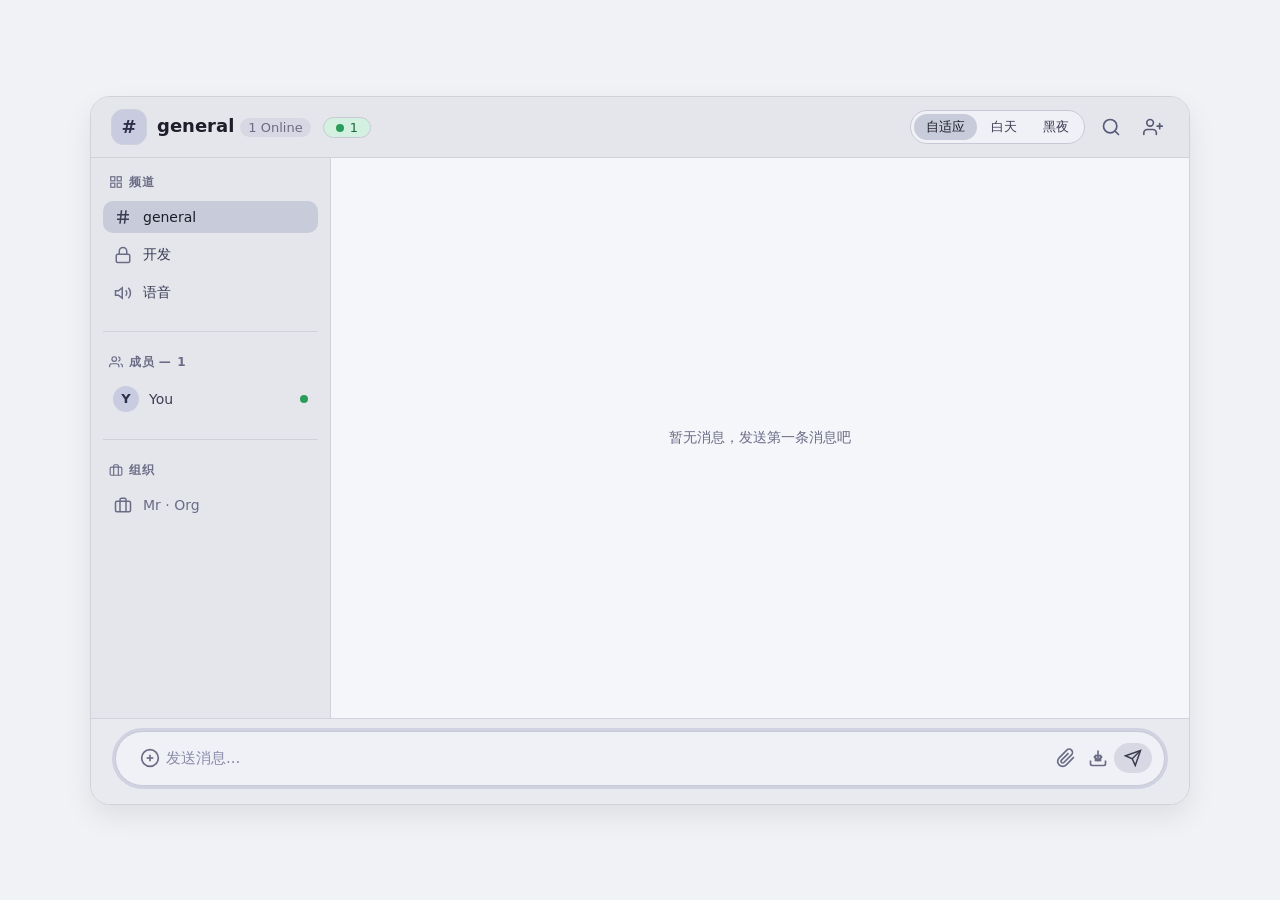
<file: index.html>
<!DOCTYPE html>
<html lang="zh-CN">
<head>
    <meta charset="UTF-8">
    <meta name="viewport" content="width=device-width, initial-scale=1.0">
    <title>SOV chat</title>
        <link rel="stylesheet" href="style.css">
</head>
<body>

<div class="chat-app" id="app">

    <!-- Header -->
    <div class="chat-header">
        <div class="header-left">
            <div class="server-icon">#</div>
            <div class="channel-info">
                <span class="channel-name" id="channelName">general</span>
                <span class="channel-tag" id="channelTag">--</span>
                <span class="online-badge"><span class="dot"></span> <span id="onlineCount">1</span></span>
            </div>
        </div>
        <div class="header-right">
            <div class="theme-toggle-group">
                <button class="theme-btn" id="themeAuto">自适应</button>
                <button class="theme-btn" id="themeLight">白天</button>
                <button class="theme-btn" id="themeDark">黑夜</button>
            </div>
            <button class="icon-btn" aria-label="搜索">
                <svg viewBox="0 0 24 24"><circle cx="11" cy="11" r="8"/><line x1="21" y1="21" x2="16.65" y2="16.65"/></svg>
            </button>
            <button class="icon-btn" aria-label="添加成员">
                <svg viewBox="0 0 24 24"><path d="M16 21v-2a4 4 0 0 0-4-4H5a4 4 0 0 0-4 4v2"/><circle cx="8.5" cy="7" r="4"/><line x1="20" y1="8" x2="20" y2="14"/><line x1="23" y1="11" x2="17" y2="11"/></svg>
            </button>
        </div>
    </div>

    <!-- Body -->
    <div class="chat-body">
        <!-- Sidebar -->
        <div class="sidebar">
            <div class="sidebar-section">
                <div class="section-label">
                    <svg viewBox="0 0 24 24"><rect x="3" y="3" width="7" height="7"/><rect x="14" y="3" width="7" height="7"/><rect x="3" y="14" width="7" height="7"/><rect x="14" y="14" width="7" height="7"/></svg>
                    频道
                </div>
                <div class="sidebar-item active" data-channel="general">
                    <span class="icon"><svg viewBox="0 0 24 24"><line x1="4" y1="9" x2="20" y2="9"/><line x1="4" y1="15" x2="20" y2="15"/><line x1="10" y1="3" x2="8" y2="21"/><line x1="16" y1="3" x2="14" y2="21"/></svg></span>
                    general
                </div>
                <div class="sidebar-item" data-channel="开发">
                    <span class="icon"><svg viewBox="0 0 24 24"><rect x="3" y="11" width="18" height="11" rx="2" ry="2"/><path d="M7 11V7a5 5 0 0 1 10 0v4"/></svg></span>
                    开发
                </div>
                <div class="sidebar-item" data-channel="语音">
                    <span class="icon"><svg viewBox="0 0 24 24"><polygon points="11 5 6 9 2 9 2 15 6 15 11 19 11 5"/><path d="M19.07 4.93a10 10 0 0 1 0 14.14"/><path d="M15.54 8.46a5 5 0 0 1 0 7.07"/></svg></span>
                    语音
                </div>
            </div>
            <div class="sidebar-divider"></div>
            <div class="sidebar-section">
                <div class="section-label">
                    <svg viewBox="0 0 24 24"><path d="M17 21v-2a4 4 0 0 0-4-4H5a4 4 0 0 0-4 4v2"/><circle cx="9" cy="7" r="4"/><path d="M23 21v-2a4 4 0 0 0-3-3.87"/><path d="M16 3.13a4 4 0 0 1 0 7.75"/></svg>
                    成员 — <span id="memberCount">1</span>
                </div>
                <div id="memberList">
                <div class="member-item" id="selfMemberItem">
                    <span class="avatar" id="selfMemberAvatar">Y</span>
                    <span class="member-name" id="selfMemberName">You</span>
                    <span class="status-dot status-online"></span>
                </div>
                </div>
            </div>
            <div class="sidebar-divider"></div>
            <div class="sidebar-section">
                <div class="section-label">
                    <svg viewBox="0 0 24 24"><rect x="2" y="7" width="20" height="14" rx="2" ry="2"/><path d="M16 21V5a2 2 0 0 0-2-2h-4a2 2 0 0 0-2 2v16"/></svg>
                    组织
                </div>
                <div class="sidebar-item" style="color: var(--text-muted);">
                    <span class="icon"><svg viewBox="0 0 24 24"><rect x="2" y="7" width="20" height="14" rx="2" ry="2"/><path d="M16 21V5a2 2 0 0 0-2-2h-4a2 2 0 0 0-2 2v16"/></svg></span>
                    Mr · Org
                </div>
            </div>
        </div>

        <!-- Message Area（动态渲染） -->
        <div class="message-area" id="messageArea">
            <div class="empty-state" id="emptyState">暂无消息，发送第一条消息吧</div>
        </div>
    </div>

    <!-- Footer -->
    <div class="chat-footer">
        <div class="input-wrapper">
            <span class="input-icon"><svg viewBox="0 0 24 24"><circle cx="12" cy="12" r="10"/><line x1="12" y1="8" x2="12" y2="16"/><line x1="8" y1="12" x2="16" y2="12"/></svg></span>
            <textarea id="msgInput" placeholder="发送消息..." rows="1" autocomplete="off"></textarea>
            <span class="input-icon"><svg viewBox="0 0 24 24"><path d="M21.44 11.05l-9.19 9.19a6 6 0 0 1-8.49-8.49l9.19-9.19a4 4 0 0 1 5.66 5.66l-9.2 9.19a2 2 0 0 1-2.83-2.83l8.49-8.48"/></svg></span>
            <span class="input-icon"><svg viewBox="0 0 24 24"><rect x="9" y="9" width="6" height="6"/><path d="M21 15v4a2 2 0 0 1-2 2H5a2 2 0 0 1-2-2v-4"/><polyline points="7 10 12 15 17 10"/><line x1="12" y1="15" x2="12" y2="3"/></svg></span>
            <button type="button" class="send-icon" id="sendBtn" aria-label="发送">
                <svg viewBox="0 0 24 24"><line x1="22" y1="2" x2="11" y2="13"/><polygon points="22 2 15 22 11 13 2 9 22 2"/></svg>
            </button>
        </div>
    </div>
</div>

<script src="script.js"></script>

</body>
</html>
</file>
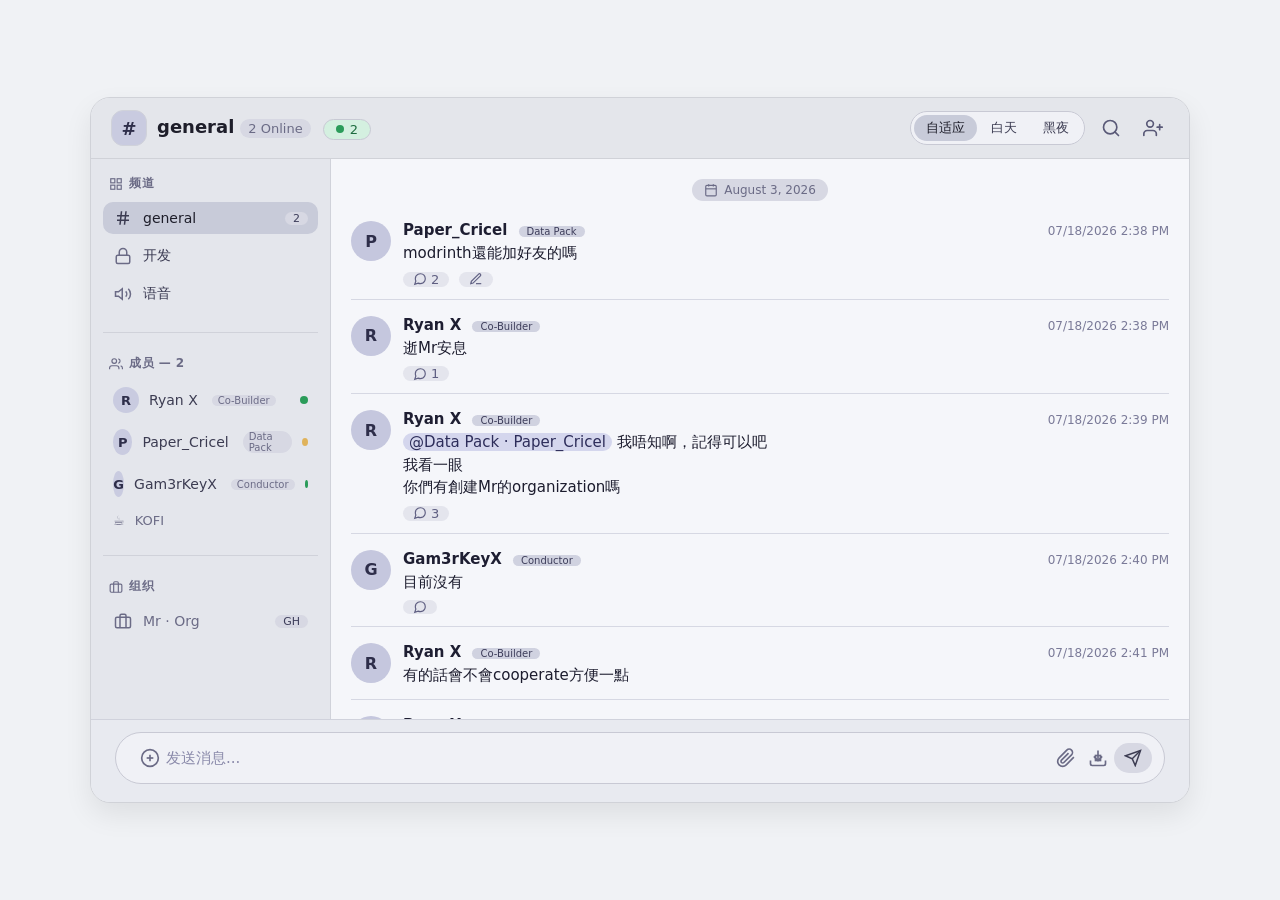
<file: preview.html>
<!DOCTYPE html>
<html lang="zh-CN">
<head>
    <meta charset="UTF-8">
    <meta name="viewport" content="width=device-width, initial-scale=1.0">
    <title>Preview</title>
    <style>
        /* ===== CSS Variables ===== */
        * { margin: 0; padding: 0; box-sizing: border-box; font-family: 'Segoe UI', system-ui, -apple-system, sans-serif; }

        :root {
            /* 亮色主题 (默认) */
            --bg-app: #f0f2f5;
            --bg-header: #e4e6eb;
            --border-header: #d0d2d8;
            --bg-body: #eef0f5;
            --bg-sidebar: #e4e6ec;
            --border-sidebar: #d0d2da;
            --bg-message-area: #f5f6fa;
            --bg-footer: #e8eaf0;
            --border-footer: #d0d2dc;
            --input-bg: #f0f1f6;
            --input-border: #c8c9d4;
            --text-primary: #1e1e2a;
            --text-secondary: #3c3c52;
            --text-muted: #6b6b86;
            --text-light: #8a8aaa;
            --badge-bg: #d7d8e3;
            --badge-text: #3d3d5a;
            --hover-bg: #d9dbe6;
            --active-bg: #c8cbd9;
            --border-msg: #d6d8e3;
            --avatar-bg: #c9cbe0;
            --avatar-text: #2e2e4a;
            --msg-avatar-bg: #c5c7de;
            --msg-username: #1e1e32;
            --role-badge-bg: #d0d2e0;
            --role-badge-text: #3d3d5a;
            --timestamp: #7a7a98;
            --msg-text: #1c1c2e;
            --mention-bg: #d4d6ed;
            --mention-text: #2d2d5a;
            --action-bg: #e4e5ed;
            --action-text: #5f5f82;
            --online-badge-bg: #d4f0e0;
            --online-badge-text: #1d6b3f;
            --online-dot: #2b9c5a;
            --sidebar-item-color: #3a3a52;
            --shadow: 0 12px 28px rgba(0, 0, 0, 0.08);
            --scrollbar-track: #e6e8f0;
            --scrollbar-thumb: #b8bac8;
            --icon-color: #5a5a78;
            --icon-hover: #3a3a58;
            --mention-bg: #d4d6ed;
            --mention-text: #2d2d5a;
        }

        /* 暗色主题 */
        [data-theme="dark"] {
            --bg-app: #0f0f14;
            --bg-header: #1a1a24;
            --border-header: #2b2b36;
            --bg-body: #16161f;
            --bg-sidebar: #14141c;
            --border-sidebar: #282833;
            --bg-message-area: #181820;
            --bg-footer: #16161f;
            --border-footer: #282833;
            --input-bg: #23222e;
            --input-border: #343343;
            --text-primary: #eaeaf5;
            --text-secondary: #c0c0d8;
            --text-muted: #8585a0;
            --text-light: #6f6f92;
            --badge-bg: #2f2f3e;
            --badge-text: #b8b8d0;
            --hover-bg: #20202b;
            --active-bg: #2a2a38;
            --border-msg: #21212b;
            --avatar-bg: #2e2e42;
            --avatar-text: #cdcdff;
            --msg-avatar-bg: #3a3a56;
            --msg-username: #e0e0f0;
            --role-badge-bg: #2b2b3e;
            --role-badge-text: #b0b0da;
            --timestamp: #5f5f7a;
            --msg-text: #cfcfeb;
            --mention-bg: #2a2a44;
            --mention-text: #a8a8f0;
            --action-bg: #22222e;
            --action-text: #8a8aaa;
            --online-badge-bg: #1e3329;
            --online-badge-text: #7dcca0;
            --online-dot: #4fbf7a;
            --sidebar-item-color: #b0b0cc;
            --shadow: 0 20px 40px rgba(0, 0, 0, 0.7);
            --scrollbar-track: #181820;
            --scrollbar-thumb: #3a3a52;
            --icon-color: #9a9abc;
            --icon-hover: #c0c0dc;
            --mention-bg: #2a2a44;
            --mention-text: #a8a8f0;
        }

        /* 亮色主题 (显式) */
        [data-theme="light"] {
            --bg-app: #f0f2f5;
            --bg-header: #e4e6eb;
            --border-header: #d0d2d8;
            --bg-body: #eef0f5;
            --bg-sidebar: #e4e6ec;
            --border-sidebar: #d0d2da;
            --bg-message-area: #f5f6fa;
            --bg-footer: #e8eaf0;
            --border-footer: #d0d2dc;
            --input-bg: #f0f1f6;
            --input-border: #c8c9d4;
            --text-primary: #1e1e2a;
            --text-secondary: #3c3c52;
            --text-muted: #6b6b86;
            --text-light: #8a8aaa;
            --badge-bg: #d7d8e3;
            --badge-text: #3d3d5a;
            --hover-bg: #d9dbe6;
            --active-bg: #c8cbd9;
            --border-msg: #d6d8e3;
            --avatar-bg: #c9cbe0;
            --avatar-text: #2e2e4a;
            --msg-avatar-bg: #c5c7de;
            --msg-username: #1e1e32;
            --role-badge-bg: #d0d2e0;
            --role-badge-text: #3d3d5a;
            --timestamp: #7a7a98;
            --msg-text: #1c1c2e;
            --mention-bg: #d4d6ed;
            --mention-text: #2d2d5a;
            --action-bg: #e4e5ed;
            --action-text: #5f5f82;
            --online-badge-bg: #d4f0e0;
            --online-badge-text: #1d6b3f;
            --online-dot: #2b9c5a;
            --sidebar-item-color: #3a3a52;
            --shadow: 0 12px 28px rgba(0, 0, 0, 0.08);
            --scrollbar-track: #e6e8f0;
            --scrollbar-thumb: #b8bac8;
            --icon-color: #5a5a78;
            --icon-hover: #3a3a58;
            --mention-bg: #d4d6ed;
            --mention-text: #2d2d5a;
        }

        /* 自适应系统：通过prefers-color-scheme + 无data-theme属性时生效 */
        @media (prefers-color-scheme: dark) {
            :root:not([data-theme="light"]):not([data-theme="dark"]) {
                --bg-app: #0f0f14;
                --bg-header: #1a1a24;
                --border-header: #2b2b36;
                --bg-body: #16161f;
                --bg-sidebar: #14141c;
                --border-sidebar: #282833;
                --bg-message-area: #181820;
                --bg-footer: #16161f;
                --border-footer: #282833;
                --input-bg: #23222e;
                --input-border: #343343;
                --text-primary: #eaeaf5;
                --text-secondary: #c0c0d8;
                --text-muted: #8585a0;
                --text-light: #6f6f92;
                --badge-bg: #2f2f3e;
                --badge-text: #b8b8d0;
                --hover-bg: #20202b;
                --active-bg: #2a2a38;
                --border-msg: #21212b;
                --avatar-bg: #2e2e42;
                --avatar-text: #cdcdff;
                --msg-avatar-bg: #3a3a56;
                --msg-username: #e0e0f0;
                --role-badge-bg: #2b2b3e;
                --role-badge-text: #b0b0da;
                --timestamp: #5f5f7a;
                --msg-text: #cfcfeb;
                --mention-bg: #2a2a44;
                --mention-text: #a8a8f0;
                --action-bg: #22222e;
                --action-text: #8a8aaa;
                --online-badge-bg: #1e3329;
                --online-badge-text: #7dcca0;
                --online-dot: #4fbf7a;
                --sidebar-item-color: #b0b0cc;
                --shadow: 0 20px 40px rgba(0, 0, 0, 0.7);
                --scrollbar-track: #181820;
                --scrollbar-thumb: #3a3a52;
                --icon-color: #9a9abc;
                --icon-hover: #c0c0dc;
                --mention-bg: #2a2a44;
                --mention-text: #a8a8f0;
            }
        }

        @media (prefers-color-scheme: light) {
            :root:not([data-theme="light"]):not([data-theme="dark"]) {
                --bg-app: #f0f2f5;
                --bg-header: #e4e6eb;
                --border-header: #d0d2d8;
                --bg-body: #eef0f5;
                --bg-sidebar: #e4e6ec;
                --border-sidebar: #d0d2da;
                --bg-message-area: #f5f6fa;
                --bg-footer: #e8eaf0;
                --border-footer: #d0d2dc;
                --input-bg: #f0f1f6;
                --input-border: #c8c9d4;
                --text-primary: #1e1e2a;
                --text-secondary: #3c3c52;
                --text-muted: #6b6b86;
                --text-light: #8a8aaa;
                --badge-bg: #d7d8e3;
                --badge-text: #3d3d5a;
                --hover-bg: #d9dbe6;
                --active-bg: #c8cbd9;
                --border-msg: #d6d8e3;
                --avatar-bg: #c9cbe0;
                --avatar-text: #2e2e4a;
                --msg-avatar-bg: #c5c7de;
                --msg-username: #1e1e32;
                --role-badge-bg: #d0d2e0;
                --role-badge-text: #3d3d5a;
                --timestamp: #7a7a98;
                --msg-text: #1c1c2e;
                --mention-bg: #d4d6ed;
                --mention-text: #2d2d5a;
                --action-bg: #e4e5ed;
                --action-text: #5f5f82;
                --online-badge-bg: #d4f0e0;
                --online-badge-text: #1d6b3f;
                --online-dot: #2b9c5a;
                --sidebar-item-color: #3a3a52;
                --shadow: 0 12px 28px rgba(0, 0, 0, 0.08);
                --scrollbar-track: #e6e8f0;
                --scrollbar-thumb: #b8bac8;
                --icon-color: #5a5a78;
                --icon-hover: #3a3a58;
                --mention-bg: #d4d6ed;
                --mention-text: #2d2d5a;
            }
        }

        /* ===== Base Layout ===== */
        body {
            background-color: var(--bg-app);
            display: flex;
            justify-content: center;
            align-items: center;
            min-height: 100vh;
            margin: 0;
            padding: 20px;
            transition: background-color 0.2s;
        }

        .chat-app {
            max-width: 1100px;
            width: 100%;
            background-color: var(--bg-app);
            border-radius: 20px;
            box-shadow: var(--shadow);
            display: flex;
            flex-direction: column;
            overflow: hidden;
            border: 1px solid var(--border-header);
            transition: background-color 0.2s, border-color 0.2s, box-shadow 0.2s;
        }

        /* ===== Header ===== */
        .chat-header {
            background-color: var(--bg-header);
            padding: 12px 20px;
            border-bottom: 1px solid var(--border-header);
            display: flex;
            align-items: center;
            justify-content: space-between;
            flex-wrap: wrap;
            gap: 8px;
            transition: background-color 0.2s, border-color 0.2s;
        }

        .header-left {
            display: flex;
            align-items: center;
            gap: 10px;
        }

        .server-icon {
            background-color: var(--avatar-bg);
            width: 36px;
            height: 36px;
            border-radius: 12px;
            display: flex;
            align-items: center;
            justify-content: center;
            color: var(--avatar-text);
            font-weight: 700;
            font-size: 18px;
            border: 1px solid var(--border-sidebar);
        }

        .channel-info {
            display: flex;
            align-items: baseline;
            gap: 6px;
            flex-wrap: wrap;
        }

        .channel-name {
            color: var(--text-primary);
            font-weight: 600;
            font-size: 18px;
        }

        .channel-tag {
            color: var(--text-muted);
            font-size: 13px;
            background-color: var(--badge-bg);
            padding: 2px 8px;
            border-radius: 30px;
            font-weight: 500;
        }

        .online-badge {
            color: var(--online-badge-text);
            background-color: var(--online-badge-bg);
            font-size: 13px;
            padding: 2px 12px;
            border-radius: 30px;
            display: inline-flex;
            align-items: center;
            gap: 6px;
            font-weight: 500;
            margin-left: 6px;
            border: 1px solid var(--input-border);
        }

        .online-badge .dot {
            display: inline-block;
            width: 8px;
            height: 8px;
            border-radius: 50%;
            background-color: var(--online-dot);
        }

        .header-right {
            display: flex;
            align-items: center;
            gap: 10px;
        }

        .theme-toggle-group {
            display: flex;
            background-color: var(--input-bg);
            border-radius: 40px;
            padding: 3px;
            border: 1px solid var(--input-border);
            gap: 2px;
            transition: background-color 0.2s, border-color 0.2s;
        }

        .theme-btn {
            background: transparent;
            border: none;
            padding: 4px 12px;
            border-radius: 30px;
            font-size: 13px;
            font-weight: 500;
            color: var(--text-secondary);
            cursor: pointer;
            transition: background 0.15s, color 0.15s;
            white-space: nowrap;
        }

        .theme-btn:hover {
            background-color: var(--hover-bg);
            color: var(--text-primary);
        }

        .theme-btn.active {
            background-color: var(--active-bg);
            color: var(--text-primary);
        }

        .header-right .icon-btn {
            background: transparent;
            border: none;
            color: var(--icon-color);
            padding: 4px 6px;
            border-radius: 8px;
            cursor: pointer;
            display: inline-flex;
            align-items: center;
            justify-content: center;
            transition: color 0.2s, background 0.2s;
        }

        .header-right .icon-btn:hover {
            color: var(--icon-hover);
            background-color: var(--hover-bg);
        }

        .header-right .icon-btn svg {
            width: 20px;
            height: 20px;
            fill: none;
            stroke: currentColor;
            stroke-width: 2;
            stroke-linecap: round;
            stroke-linejoin: round;
        }

        /* ===== Body ===== */
        .chat-body {
            display: flex;
            background-color: var(--bg-body);
            min-height: 560px;
            transition: background-color 0.2s;
        }

        /* Sidebar */
        .sidebar {
            width: 240px;
            background-color: var(--bg-sidebar);
            padding: 16px 12px;
            border-right: 1px solid var(--border-sidebar);
            display: flex;
            flex-direction: column;
            gap: 18px;
            transition: background-color 0.2s, border-color 0.2s;
        }

        .sidebar-section {
            display: flex;
            flex-direction: column;
            gap: 6px;
        }

        .section-label {
            color: var(--text-muted);
            font-size: 12px;
            font-weight: 600;
            letter-spacing: 0.5px;
            text-transform: uppercase;
            padding-left: 6px;
            margin-bottom: 4px;
            display: flex;
            align-items: center;
            gap: 6px;
        }

        .section-label svg {
            width: 14px;
            height: 14px;
            stroke: var(--text-muted);
            stroke-width: 2;
            fill: none;
        }

        .sidebar-item {
            display: flex;
            align-items: center;
            gap: 10px;
            padding: 6px 10px;
            border-radius: 10px;
            color: var(--sidebar-item-color);
            font-size: 14px;
            font-weight: 450;
            transition: 0.15s;
            cursor: default;
        }

        .sidebar-item .icon {
            width: 20px;
            height: 20px;
            display: flex;
            align-items: center;
            justify-content: center;
            color: var(--text-muted);
        }

        .sidebar-item .icon svg {
            width: 18px;
            height: 18px;
            stroke: currentColor;
            stroke-width: 2;
            fill: none;
        }

        .sidebar-item .badge {
            margin-left: auto;
            background-color: var(--badge-bg);
            padding: 0 8px;
            border-radius: 30px;
            font-size: 11px;
            color: var(--badge-text);
        }

        .sidebar-item.active {
            background-color: var(--active-bg);
            color: var(--text-primary);
        }

        .sidebar-item.active .icon {
            color: var(--text-secondary);
        }

        .sidebar-item:hover:not(.active) {
            background-color: var(--hover-bg);
            color: var(--text-primary);
        }

        .sidebar-divider {
            height: 1px;
            background: var(--border-sidebar);
            margin: 4px 0;
        }

        .member-item {
            display: flex;
            align-items: center;
            gap: 10px;
            padding: 5px 10px;
            border-radius: 8px;
            color: var(--text-secondary);
            font-size: 14px;
        }

        .member-item .avatar {
            width: 26px;
            height: 26px;
            background-color: var(--avatar-bg);
            border-radius: 50%;
            display: flex;
            align-items: center;
            justify-content: center;
            font-size: 13px;
            font-weight: 600;
            color: var(--avatar-text);
        }

        .member-item .status-dot {
            width: 8px;
            height: 8px;
            border-radius: 50%;
            margin-left: auto;
        }

        .status-online { background-color: var(--online-dot); }
        .status-idle { background-color: #e0b35b; }

        .member-item .role-tag {
            font-size: 10px;
            background-color: var(--badge-bg);
            padding: 0 6px;
            border-radius: 12px;
            color: var(--text-muted);
            margin-left: 4px;
        }

        /* Message Area */
        .message-area {
            flex: 1;
            background-color: var(--bg-message-area);
            display: flex;
            flex-direction: column;
            padding: 16px 20px;
            gap: 12px;
            overflow-y: auto;
            max-height: 560px;
            transition: background-color 0.2s;
        }

        .message-item {
            display: flex;
            gap: 12px;
            padding: 4px 0;
            border-bottom: 1px solid var(--border-msg);
            padding-bottom: 12px;
            transition: border-color 0.2s;
        }

        .message-item:last-of-type {
            border-bottom: none;
        }

        .msg-avatar {
            width: 40px;
            height: 40px;
            border-radius: 50%;
            background-color: var(--msg-avatar-bg);
            display: flex;
            align-items: center;
            justify-content: center;
            font-weight: 600;
            color: var(--avatar-text);
            font-size: 16px;
            flex-shrink: 0;
        }

        .msg-content {
            flex: 1;
            display: flex;
            flex-direction: column;
            gap: 3px;
        }

        .msg-header {
            display: flex;
            align-items: baseline;
            gap: 8px;
            flex-wrap: wrap;
        }

        .msg-username {
            color: var(--msg-username);
            font-weight: 600;
            font-size: 15px;
        }

        .msg-username .role-badge {
            background-color: var(--role-badge-bg);
            color: var(--role-badge-text);
            font-size: 10px;
            padding: 0 8px;
            border-radius: 30px;
            font-weight: 500;
            margin-left: 6px;
        }

        .msg-timestamp {
            color: var(--timestamp);
            font-size: 12px;
            margin-left: auto;
        }

        .msg-text {
            color: var(--msg-text);
            font-size: 15px;
            line-height: 1.5;
            word-break: break-word;
        }

        .msg-text .mention {
            color: var(--mention-text);
            background-color: var(--mention-bg);
            padding: 0 6px;
            border-radius: 12px;
        }

        .msg-actions {
            margin-top: 4px;
            display: flex;
            gap: 10px;
            color: var(--action-text);
            font-size: 13px;
        }

        .msg-actions span {
            cursor: default;
            background-color: var(--action-bg);
            padding: 0 10px;
            border-radius: 30px;
            display: inline-flex;
            align-items: center;
            gap: 4px;
        }

        .msg-actions span svg {
            width: 14px;
            height: 14px;
            stroke: currentColor;
            stroke-width: 2;
            fill: none;
        }

        .highlight-date {
            color: var(--text-muted);
            font-size: 12px;
            background: var(--badge-bg);
            padding: 4px 12px;
            border-radius: 30px;
            align-self: center;
            margin: 4px 0;
            display: flex;
            align-items: center;
            gap: 6px;
        }

        .highlight-date svg {
            width: 14px;
            height: 14px;
            stroke: currentColor;
            stroke-width: 2;
            fill: none;
        }

        /* Footer */
        .chat-footer {
            background-color: var(--bg-footer);
            padding: 12px 24px 18px 24px;
            border-top: 1px solid var(--border-footer);
            transition: background-color 0.2s, border-color 0.2s;
        }

        .input-wrapper {
            display: flex;
            align-items: center;
            background-color: var(--input-bg);
            border-radius: 40px;
            padding: 4px 12px 4px 18px;
            border: 1px solid var(--input-border);
            transition: background-color 0.2s, border-color 0.2s;
        }

        .input-wrapper input {
            background: transparent;
            border: none;
            padding: 12px 0;
            flex: 1;
            color: var(--text-primary);
            font-size: 15px;
            outline: none;
        }

        .input-wrapper input::placeholder {
            color: var(--text-light);
        }

        .input-wrapper .input-icon {
            color: var(--text-muted);
            padding: 4px 6px;
            border-radius: 8px;
            cursor: default;
            display: inline-flex;
            align-items: center;
            justify-content: center;
            transition: color 0.2s;
        }

        .input-wrapper .input-icon svg {
            width: 20px;
            height: 20px;
            stroke: currentColor;
            stroke-width: 2;
            fill: none;
        }

        .input-wrapper .send-icon {
            color: var(--text-secondary);
            background-color: var(--badge-bg);
            padding: 6px 10px;
            border-radius: 30px;
            display: inline-flex;
            align-items: center;
            justify-content: center;
            cursor: default;
            transition: background 0.2s;
        }

        .input-wrapper .send-icon svg {
            width: 18px;
            height: 18px;
            stroke: currentColor;
            stroke-width: 2;
            fill: none;
        }

        /* Scrollbar */
        .message-area::-webkit-scrollbar {
            width: 6px;
        }
        .message-area::-webkit-scrollbar-track {
            background: var(--scrollbar-track);
        }
        .message-area::-webkit-scrollbar-thumb {
            background: var(--scrollbar-thumb);
            border-radius: 10px;
        }

        @media (max-width: 780px) {
            .sidebar {
                width: 100%;
                border-right: none;
                border-bottom: 1px solid var(--border-sidebar);
                flex-direction: row;
                flex-wrap: wrap;
                max-height: 160px;
                overflow-y: auto;
                padding: 12px 8px;
            }
            .chat-body {
                flex-direction: column;
            }
        }
    </style>
</head>
<body>

<div class="chat-app" id="app">

    <!-- Header -->
    <div class="chat-header">
        <div class="header-left">
            <div class="server-icon">#</div>
            <div class="channel-info">
                <span class="channel-name">general</span>
                <span class="channel-tag">2 Online</span>
                <span class="online-badge"><span class="dot"></span> 2</span>
            </div>
        </div>
        <div class="header-right">
            <div class="theme-toggle-group">
                <button class="theme-btn" data-theme-value="auto" id="themeAuto">自适应</button>
                <button class="theme-btn" data-theme-value="light" id="themeLight">白天</button>
                <button class="theme-btn" data-theme-value="dark" id="themeDark">黑夜</button>
            </div>
            <button class="icon-btn" aria-label="搜索">
                <svg viewBox="0 0 24 24"><circle cx="11" cy="11" r="8"/><line x1="21" y1="21" x2="16.65" y2="16.65"/></svg>
            </button>
            <button class="icon-btn" aria-label="添加成员">
                <svg viewBox="0 0 24 24"><path d="M16 21v-2a4 4 0 0 0-4-4H5a4 4 0 0 0-4 4v2"/><circle cx="8.5" cy="7" r="4"/><line x1="20" y1="8" x2="20" y2="14"/><line x1="23" y1="11" x2="17" y2="11"/></svg>
            </button>
        </div>
    </div>

    <!-- Body -->
    <div class="chat-body">
        <!-- Sidebar -->
        <div class="sidebar">
            <div class="sidebar-section">
                <div class="section-label">
                    <svg viewBox="0 0 24 24"><rect x="3" y="3" width="7" height="7"/><rect x="14" y="3" width="7" height="7"/><rect x="3" y="14" width="7" height="7"/><rect x="14" y="14" width="7" height="7"/></svg>
                    频道
                </div>
                <div class="sidebar-item active">
                    <span class="icon"><svg viewBox="0 0 24 24"><line x1="4" y1="9" x2="20" y2="9"/><line x1="4" y1="15" x2="20" y2="15"/><line x1="10" y1="3" x2="8" y2="21"/><line x1="16" y1="3" x2="14" y2="21"/></svg></span>
                    general
                    <span class="badge">2</span>
                </div>
                <div class="sidebar-item">
                    <span class="icon"><svg viewBox="0 0 24 24"><rect x="3" y="11" width="18" height="11" rx="2" ry="2"/><path d="M7 11V7a5 5 0 0 1 10 0v4"/></svg></span>
                    开发
                </div>
                <div class="sidebar-item">
                    <span class="icon"><svg viewBox="0 0 24 24"><polygon points="11 5 6 9 2 9 2 15 6 15 11 19 11 5"/><path d="M19.07 4.93a10 10 0 0 1 0 14.14"/><path d="M15.54 8.46a5 5 0 0 1 0 7.07"/></svg></span>
                    语音
                </div>
            </div>
            <div class="sidebar-divider"></div>
            <div class="sidebar-section">
                <div class="section-label">
                    <svg viewBox="0 0 24 24"><path d="M17 21v-2a4 4 0 0 0-4-4H5a4 4 0 0 0-4 4v2"/><circle cx="9" cy="7" r="4"/><path d="M23 21v-2a4 4 0 0 0-3-3.87"/><path d="M16 3.13a4 4 0 0 1 0 7.75"/></svg>
                    成员 — 2
                </div>
                <div class="member-item">
                    <span class="avatar">R</span>
                    <span class="member-name">Ryan X</span>
                    <span class="role-tag">Co-Builder</span>
                    <span class="status-dot status-online"></span>
                </div>
                <div class="member-item">
                    <span class="avatar">P</span>
                    <span class="member-name">Paper_Cricel</span>
                    <span class="role-tag">Data Pack</span>
                    <span class="status-dot status-idle"></span>
                </div>
                <div class="member-item">
                    <span class="avatar">G</span>
                    <span class="member-name">Gam3rKeyX</span>
                    <span class="role-tag">Conductor</span>
                    <span class="status-dot status-online"></span>
                </div>
                <div class="member-item" style="padding-left: 10px; color: var(--text-muted);">
                    <span style="font-size: 13px;">☕</span>
                    <span style="font-size: 13px;">KOFI</span>
                </div>
            </div>
            <div class="sidebar-divider"></div>
            <div class="sidebar-section">
                <div class="section-label">
                    <svg viewBox="0 0 24 24"><rect x="2" y="7" width="20" height="14" rx="2" ry="2"/><path d="M16 21V5a2 2 0 0 0-2-2h-4a2 2 0 0 0-2 2v16"/></svg>
                    组织
                </div>
                <div class="sidebar-item" style="color: var(--text-muted);">
                    <span class="icon"><svg viewBox="0 0 24 24"><rect x="2" y="7" width="20" height="14" rx="2" ry="2"/><path d="M16 21V5a2 2 0 0 0-2-2h-4a2 2 0 0 0-2 2v16"/></svg></span>
                    Mr · Org
                    <span class="badge" style="background: var(--badge-bg);">GH</span>
                </div>
            </div>
        </div>

        <!-- Message Area -->
        <div class="message-area">
            <div class="highlight-date">
                <svg viewBox="0 0 24 24"><rect x="3" y="4" width="18" height="18" rx="2" ry="2"/><line x1="16" y1="2" x2="16" y2="6"/><line x1="8" y1="2" x2="8" y2="6"/><line x1="3" y1="10" x2="21" y2="10"/></svg>
                August 3, 2026
            </div>

            <div class="message-item">
                <div class="msg-avatar" style="background: var(--msg-avatar-bg);">P</div>
                <div class="msg-content">
                    <div class="msg-header">
                        <span class="msg-username">Paper_Cricel <span class="role-badge">Data Pack</span></span>
                        <span class="msg-timestamp">07/18/2026 2:38 PM</span>
                    </div>
                    <div class="msg-text">modrinth還能加好友的嗎</div>
                    <div class="msg-actions">
                        <span><svg viewBox="0 0 24 24"><path d="M21 11.5a8.38 8.38 0 0 1-.9 3.8 8.5 8.5 0 0 1-7.6 4.7 8.38 8.38 0 0 1-3.8-.9L3 21l1.9-5.7a8.38 8.38 0 0 1-.9-3.8 8.5 8.5 0 0 1 4.7-7.6 8.38 8.38 0 0 1 3.8-.9h.5a8.48 8.48 0 0 1 8 8v.5z"/></svg> 2</span>
                        <span><svg viewBox="0 0 24 24"><path d="M12 20h9"/><path d="M16.5 3.5a2.121 2.121 0 0 1 3 3L7 19l-4 1 1-4L16.5 3.5z"/></svg></span>
                    </div>
                </div>
            </div>

            <div class="message-item">
                <div class="msg-avatar" style="background: var(--msg-avatar-bg);">R</div>
                <div class="msg-content">
                    <div class="msg-header">
                        <span class="msg-username">Ryan X <span class="role-badge">Co-Builder</span></span>
                        <span class="msg-timestamp">07/18/2026 2:38 PM</span>
                    </div>
                    <div class="msg-text">逝Mr安息</div>
                    <div class="msg-actions">
                        <span><svg viewBox="0 0 24 24"><path d="M21 11.5a8.38 8.38 0 0 1-.9 3.8 8.5 8.5 0 0 1-7.6 4.7 8.38 8.38 0 0 1-3.8-.9L3 21l1.9-5.7a8.38 8.38 0 0 1-.9-3.8 8.5 8.5 0 0 1 4.7-7.6 8.38 8.38 0 0 1 3.8-.9h.5a8.48 8.48 0 0 1 8 8v.5z"/></svg> 1</span>
                    </div>
                </div>
            </div>

            <div class="message-item">
                <div class="msg-avatar" style="background: var(--msg-avatar-bg);">R</div>
                <div class="msg-content">
                    <div class="msg-header">
                        <span class="msg-username">Ryan X <span class="role-badge">Co-Builder</span></span>
                        <span class="msg-timestamp">07/18/2026 2:39 PM</span>
                    </div>
                    <div class="msg-text">
                        <span class="mention">@Data Pack · Paper_Cricel</span> 我唔知啊，記得可以吧<br>我看一眼<br>你們有創建Mr的organization嗎
                    </div>
                    <div class="msg-actions">
                        <span><svg viewBox="0 0 24 24"><path d="M21 11.5a8.38 8.38 0 0 1-.9 3.8 8.5 8.5 0 0 1-7.6 4.7 8.38 8.38 0 0 1-3.8-.9L3 21l1.9-5.7a8.38 8.38 0 0 1-.9-3.8 8.5 8.5 0 0 1 4.7-7.6 8.38 8.38 0 0 1 3.8-.9h.5a8.48 8.48 0 0 1 8 8v.5z"/></svg> 3</span>
                    </div>
                </div>
            </div>

            <div class="message-item">
                <div class="msg-avatar" style="background: var(--msg-avatar-bg);">G</div>
                <div class="msg-content">
                    <div class="msg-header">
                        <span class="msg-username">Gam3rKeyX <span class="role-badge">Conductor</span></span>
                        <span class="msg-timestamp">07/18/2026 2:40 PM</span>
                    </div>
                    <div class="msg-text">目前沒有</div>
                    <div class="msg-actions">
                        <span><svg viewBox="0 0 24 24"><path d="M21 11.5a8.38 8.38 0 0 1-.9 3.8 8.5 8.5 0 0 1-7.6 4.7 8.38 8.38 0 0 1-3.8-.9L3 21l1.9-5.7a8.38 8.38 0 0 1-.9-3.8 8.5 8.5 0 0 1 4.7-7.6 8.38 8.38 0 0 1 3.8-.9h.5a8.48 8.48 0 0 1 8 8v.5z"/></svg></span>
                    </div>
                </div>
            </div>

            <div class="message-item">
                <div class="msg-avatar" style="background: var(--msg-avatar-bg);">R</div>
                <div class="msg-content">
                    <div class="msg-header">
                        <span class="msg-username">Ryan X <span class="role-badge">Co-Builder</span></span>
                        <span class="msg-timestamp">07/18/2026 2:41 PM</span>
                    </div>
                    <div class="msg-text">有的話會不會cooperate方便一點</div>
                </div>
            </div>

            <div class="message-item">
                <div class="msg-avatar" style="background: var(--msg-avatar-bg);">R</div>
                <div class="msg-content">
                    <div class="msg-header">
                        <span class="msg-username">Ryan X <span class="role-badge">Co-Builder</span></span>
                        <span class="msg-timestamp">07/18/2026 3:42 PM</span>
                    </div>
                    <div class="msg-text">我們要不要在MR/GH搞個org啊</div>
                    <div class="msg-actions">
                        <span><svg viewBox="0 0 24 24"><path d="M21 11.5a8.38 8.38 0 0 1-.9 3.8 8.5 8.5 0 0 1-7.6 4.7 8.38 8.38 0 0 1-3.8-.9L3 21l1.9-5.7a8.38 8.38 0 0 1-.9-3.8 8.5 8.5 0 0 1 4.7-7.6 8.38 8.38 0 0 1 3.8-.9h.5a8.48 8.48 0 0 1 8 8v.5z"/></svg> 1</span>
                    </div>
                </div>
            </div>

            <div class="highlight-date" style="margin-top: 8px;">
                <svg viewBox="0 0 24 24"><rect x="3" y="4" width="18" height="18" rx="2" ry="2"/><line x1="16" y1="2" x2="16" y2="6"/><line x1="8" y1="2" x2="8" y2="6"/><line x1="3" y1="10" x2="21" y2="10"/></svg>
                August 3, 2026
            </div>

            <div class="message-item">
                <div class="msg-avatar" style="background: var(--msg-avatar-bg);">G</div>
                <div class="msg-content">
                    <div class="msg-header">
                        <span class="msg-username">Gam3rKeyX <span class="role-badge">Conductor</span></span>
                        <span class="msg-timestamp">08/03/2026 4:02 PM</span>
                    </div>
                    <div class="msg-text">對了您的指令包參數怎麼填</div>
                    <div class="msg-actions">
                        <span><svg viewBox="0 0 24 24"><path d="M21 11.5a8.38 8.38 0 0 1-.9 3.8 8.5 8.5 0 0 1-7.6 4.7 8.38 8.38 0 0 1-3.8-.9L3 21l1.9-5.7a8.38 8.38 0 0 1-.9-3.8 8.5 8.5 0 0 1 4.7-7.6 8.38 8.38 0 0 1 3.8-.9h.5a8.48 8.48 0 0 1 8 8v.5z"/></svg></span>
                    </div>
                </div>
            </div>

            <div class="message-item">
                <div class="msg-avatar" style="background: var(--msg-avatar-bg);">P</div>
                <div class="msg-content">
                    <div class="msg-header">
                        <span class="msg-username">Paper_Cricel <span class="role-badge">Data Pack</span></span>
                        <span class="msg-timestamp">08/03/2026 4:02 PM</span>
                    </div>
                    <div class="msg-text">我前幾天的時候做好了，但突然被叫去弄別的東西所以就擱置到現在</div>
                    <div class="msg-actions">
                        <span><svg viewBox="0 0 24 24"><path d="M21 11.5a8.38 8.38 0 0 1-.9 3.8 8.5 8.5 0 0 1-7.6 4.7 8.38 8.38 0 0 1-3.8-.9L3 21l1.9-5.7a8.38 8.38 0 0 1-.9-3.8 8.5 8.5 0 0 1 4.7-7.6 8.38 8.38 0 0 1 3.8-.9h.5a8.48 8.48 0 0 1 8 8v.5z"/></svg> 2</span>
                        <span><svg viewBox="0 0 24 24"><path d="M12 20h9"/><path d="M16.5 3.5a2.121 2.121 0 0 1 3 3L7 19l-4 1 1-4L16.5 3.5z"/></svg></span>
                    </div>
                </div>
            </div>

            <div class="message-item" style="border-bottom: none; opacity: 0.6; margin-top: 4px;">
                <div class="msg-content">
                    <div class="msg-text" style="font-size: 13px; color: var(--text-light);"># Message #gene...</div>
                </div>
            </div>
        </div>
    </div>

    <!-- Footer -->
    <div class="chat-footer">
        <div class="input-wrapper">
            <span class="input-icon"><svg viewBox="0 0 24 24"><circle cx="12" cy="12" r="10"/><line x1="12" y1="8" x2="12" y2="16"/><line x1="8" y1="12" x2="16" y2="12"/></svg></span>
            <input type="text" placeholder="发送消息...">
            <span class="input-icon"><svg viewBox="0 0 24 24"><path d="M21.44 11.05l-9.19 9.19a6 6 0 0 1-8.49-8.49l9.19-9.19a4 4 0 0 1 5.66 5.66l-9.2 9.19a2 2 0 0 1-2.83-2.83l8.49-8.48"/></svg></span>
            <span class="input-icon"><svg viewBox="0 0 24 24"><rect x="9" y="9" width="6" height="6"/><path d="M21 15v4a2 2 0 0 1-2 2H5a2 2 0 0 1-2-2v-4"/><polyline points="7 10 12 15 17 10"/><line x1="12" y1="15" x2="12" y2="3"/></svg></span>
            <span class="send-icon"><svg viewBox="0 0 24 24"><line x1="22" y1="2" x2="11" y2="13"/><polygon points="22 2 15 22 11 13 2 9 22 2"/></svg></span>
        </div>
    </div>
</div>

<script>
    (function() {
        const app = document.getElementById('app');
        const themeAuto = document.getElementById('themeAuto');
        const themeLight = document.getElementById('themeLight');
        const themeDark = document.getElementById('themeDark');
        const allBtns = [themeAuto, themeLight, themeDark];

        function setActiveBtn(activeBtn) {
            allBtns.forEach(btn => btn.classList.remove('active'));
            if (activeBtn) activeBtn.classList.add('active');
        }

        function setTheme(mode) {
            // 主题变量定义在 :root 上，body 背景也读取 :root 变量，
            // 因此 data-theme 必须挂在 <html>（documentElement）上，才能让整页（含大背景）一起切换
            const root = document.documentElement;
            root.removeAttribute('data-theme');
            if (mode === 'light') {
                root.setAttribute('data-theme', 'light');
                setActiveBtn(themeLight);
            } else if (mode === 'dark') {
                root.setAttribute('data-theme', 'dark');
                setActiveBtn(themeDark);
            } else {
                root.removeAttribute('data-theme');
                setActiveBtn(themeAuto);
            }
            try {
                localStorage.setItem('mr-chat-theme', mode);
            } catch(e) {}
        }

        function loadTheme() {
            let saved = 'auto';
            try {
                const stored = localStorage.getItem('mr-chat-theme');
                if (stored === 'light' || stored === 'dark' || stored === 'auto') {
                    saved = stored;
                }
            } catch(e) {}
            setTheme(saved);
        }

        themeAuto.addEventListener('click', () => setTheme('auto'));
        themeLight.addEventListener('click', () => setTheme('light'));
        themeDark.addEventListener('click', () => setTheme('dark'));

        loadTheme();
    })();
</script>

</body>
</html>
</file>
<file: style.css>
/* ===== CSS Variables ===== */
        * { margin: 0; padding: 0; box-sizing: border-box; font-family: 'Segoe UI', system-ui, -apple-system, sans-serif; }

        :root {
            /* 亮色主题 (默认) */
            --bg-app: #f0f2f5;
            --bg-header: #e4e6eb;
            --border-header: #d0d2d8;
            --bg-body: #eef0f5;
            --bg-sidebar: #e4e6ec;
            --border-sidebar: #d0d2da;
            --bg-message-area: #f5f6fa;
            --bg-footer: #e8eaf0;
            --border-footer: #d0d2dc;
            --input-bg: #f0f1f6;
            --input-border: #c8c9d4;
            --text-primary: #1e1e2a;
            --text-secondary: #3c3c52;
            --text-muted: #6b6b86;
            --text-light: #8a8aaa;
            --badge-bg: #d7d8e3;
            --badge-text: #3d3d5a;
            --hover-bg: #d9dbe6;
            --active-bg: #c8cbd9;
            --border-msg: #d6d8e3;
            --avatar-bg: #c9cbe0;
            --avatar-text: #2e2e4a;
            --msg-avatar-bg: #c5c7de;
            --msg-username: #1e1e32;
            --role-badge-bg: #d0d2e0;
            --role-badge-text: #3d3d5a;
            --timestamp: #7a7a98;
            --msg-text: #1c1c2e;
            --mention-bg: #d4d6ed;
            --mention-text: #2d2d5a;
            --action-bg: #e4e5ed;
            --action-text: #5f5f82;
            --online-badge-bg: #d4f0e0;
            --online-badge-text: #1d6b3f;
            --online-dot: #2b9c5a;
            --sidebar-item-color: #3a3a52;
            --shadow: 0 12px 28px rgba(0, 0, 0, 0.08);
            --scrollbar-track: #e6e8f0;
            --scrollbar-thumb: #b8bac8;
            --icon-color: #5a5a78;
            --icon-hover: #3a3a58;
        }

        /* 暗色主题 */
        [data-theme="dark"] {
            --bg-app: #0f0f14;
            --bg-header: #1a1a24;
            --border-header: #2b2b36;
            --bg-body: #16161f;
            --bg-sidebar: #14141c;
            --border-sidebar: #282833;
            --bg-message-area: #181820;
            --bg-footer: #16161f;
            --border-footer: #282833;
            --input-bg: #23222e;
            --input-border: #343343;
            --text-primary: #eaeaf5;
            --text-secondary: #c0c0d8;
            --text-muted: #8585a0;
            --text-light: #6f6f92;
            --badge-bg: #2f2f3e;
            --badge-text: #b8b8d0;
            --hover-bg: #20202b;
            --active-bg: #2a2a38;
            --border-msg: #21212b;
            --avatar-bg: #2e2e42;
            --avatar-text: #cdcdff;
            --msg-avatar-bg: #3a3a56;
            --msg-username: #e0e0f0;
            --role-badge-bg: #2b2b3e;
            --role-badge-text: #b0b0da;
            --timestamp: #5f5f7a;
            --msg-text: #cfcfeb;
            --mention-bg: #2a2a44;
            --mention-text: #a8a8f0;
            --action-bg: #22222e;
            --action-text: #8a8aaa;
            --online-badge-bg: #1e3329;
            --online-badge-text: #7dcca0;
            --online-dot: #4fbf7a;
            --sidebar-item-color: #b0b0cc;
            --shadow: 0 20px 40px rgba(0, 0, 0, 0.7);
            --scrollbar-track: #181820;
            --scrollbar-thumb: #3a3a52;
            --icon-color: #9a9abc;
            --icon-hover: #c0c0dc;
        }

        /* 亮色主题 (显式) */
        [data-theme="light"] {
            --bg-app: #f0f2f5;
            --bg-header: #e4e6eb;
            --border-header: #d0d2d8;
            --bg-body: #eef0f5;
            --bg-sidebar: #e4e6ec;
            --border-sidebar: #d0d2da;
            --bg-message-area: #f5f6fa;
            --bg-footer: #e8eaf0;
            --border-footer: #d0d2dc;
            --input-bg: #f0f1f6;
            --input-border: #c8c9d4;
            --text-primary: #1e1e2a;
            --text-secondary: #3c3c52;
            --text-muted: #6b6b86;
            --text-light: #8a8aaa;
            --badge-bg: #d7d8e3;
            --badge-text: #3d3d5a;
            --hover-bg: #d9dbe6;
            --active-bg: #c8cbd9;
            --border-msg: #d6d8e3;
            --avatar-bg: #c9cbe0;
            --avatar-text: #2e2e4a;
            --msg-avatar-bg: #c5c7de;
            --msg-username: #1e1e32;
            --role-badge-bg: #d0d2e0;
            --role-badge-text: #3d3d5a;
            --timestamp: #7a7a98;
            --msg-text: #1c1c2e;
            --mention-bg: #d4d6ed;
            --mention-text: #2d2d5a;
            --action-bg: #e4e5ed;
            --action-text: #5f5f82;
            --online-badge-bg: #d4f0e0;
            --online-badge-text: #1d6b3f;
            --online-dot: #2b9c5a;
            --sidebar-item-color: #3a3a52;
            --shadow: 0 12px 28px rgba(0, 0, 0, 0.08);
            --scrollbar-track: #e6e8f0;
            --scrollbar-thumb: #b8bac8;
            --icon-color: #5a5a78;
            --icon-hover: #3a3a58;
        }

        /* 自适应系统：通过prefers-color-scheme + 无data-theme属性时生效 */
        @media (prefers-color-scheme: dark) {
            :root:not([data-theme="light"]):not([data-theme="dark"]) {
                --bg-app: #0f0f14;
                --bg-header: #1a1a24;
                --border-header: #2b2b36;
                --bg-body: #16161f;
                --bg-sidebar: #14141c;
                --border-sidebar: #282833;
                --bg-message-area: #181820;
                --bg-footer: #16161f;
                --border-footer: #282833;
                --input-bg: #23222e;
                --input-border: #343343;
                --text-primary: #eaeaf5;
                --text-secondary: #c0c0d8;
                --text-muted: #8585a0;
                --text-light: #6f6f92;
                --badge-bg: #2f2f3e;
                --badge-text: #b8b8d0;
                --hover-bg: #20202b;
                --active-bg: #2a2a38;
                --border-msg: #21212b;
                --avatar-bg: #2e2e42;
                --avatar-text: #cdcdff;
                --msg-avatar-bg: #3a3a56;
                --msg-username: #e0e0f0;
                --role-badge-bg: #2b2b3e;
                --role-badge-text: #b0b0da;
                --timestamp: #5f5f7a;
                --msg-text: #cfcfeb;
                --mention-bg: #2a2a44;
                --mention-text: #a8a8f0;
                --action-bg: #22222e;
                --action-text: #8a8aaa;
                --online-badge-bg: #1e3329;
                --online-badge-text: #7dcca0;
                --online-dot: #4fbf7a;
                --sidebar-item-color: #b0b0cc;
                --shadow: 0 20px 40px rgba(0, 0, 0, 0.7);
                --scrollbar-track: #181820;
                --scrollbar-thumb: #3a3a52;
                --icon-color: #9a9abc;
                --icon-hover: #c0c0dc;
            }
        }

        @media (prefers-color-scheme: light) {
            :root:not([data-theme="light"]):not([data-theme="dark"]) {
                --bg-app: #f0f2f5;
                --bg-header: #e4e6eb;
                --border-header: #d0d2d8;
                --bg-body: #eef0f5;
                --bg-sidebar: #e4e6ec;
                --border-sidebar: #d0d2da;
                --bg-message-area: #f5f6fa;
                --bg-footer: #e8eaf0;
                --border-footer: #d0d2dc;
                --input-bg: #f0f1f6;
                --input-border: #c8c9d4;
                --text-primary: #1e1e2a;
                --text-secondary: #3c3c52;
                --text-muted: #6b6b86;
                --text-light: #8a8aaa;
                --badge-bg: #d7d8e3;
                --badge-text: #3d3d5a;
                --hover-bg: #d9dbe6;
                --active-bg: #c8cbd9;
                --border-msg: #d6d8e3;
                --avatar-bg: #c9cbe0;
                --avatar-text: #2e2e4a;
                --msg-avatar-bg: #c5c7de;
                --msg-username: #1e1e32;
                --role-badge-bg: #d0d2e0;
                --role-badge-text: #3d3d5a;
                --timestamp: #7a7a98;
                --msg-text: #1c1c2e;
                --mention-bg: #d4d6ed;
                --mention-text: #2d2d5a;
                --action-bg: #e4e5ed;
                --action-text: #5f5f82;
                --online-badge-bg: #d4f0e0;
                --online-badge-text: #1d6b3f;
                --online-dot: #2b9c5a;
                --sidebar-item-color: #3a3a52;
                --shadow: 0 12px 28px rgba(0, 0, 0, 0.08);
                --scrollbar-track: #e6e8f0;
                --scrollbar-thumb: #b8bac8;
                --icon-color: #5a5a78;
                --icon-hover: #3a3a58;
            }
        }

        /* ===== Base Layout ===== */
        body {
            background-color: var(--bg-app);
            display: flex;
            justify-content: center;
            align-items: center;
            min-height: 100vh;
            margin: 0;
            padding: 20px;
            transition: background-color 0.2s;
        }

        .chat-app {
            max-width: 1100px;
            width: 100%;
            background-color: var(--bg-app);
            border-radius: 20px;
            box-shadow: var(--shadow);
            display: flex;
            flex-direction: column;
            overflow: hidden;
            border: 1px solid var(--border-header);
            transition: background-color 0.2s, border-color 0.2s, box-shadow 0.2s;
        }

        /* ===== Header ===== */
        .chat-header {
            background-color: var(--bg-header);
            padding: 12px 20px;
            border-bottom: 1px solid var(--border-header);
            display: flex;
            align-items: center;
            justify-content: space-between;
            flex-wrap: wrap;
            gap: 8px;
            transition: background-color 0.2s, border-color 0.2s;
        }

        .header-left {
            display: flex;
            align-items: center;
            gap: 10px;
        }

        .server-icon {
            background-color: var(--avatar-bg);
            width: 36px;
            height: 36px;
            border-radius: 12px;
            display: flex;
            align-items: center;
            justify-content: center;
            color: var(--avatar-text);
            font-weight: 700;
            font-size: 18px;
            border: 1px solid var(--border-sidebar);
        }

        .channel-info {
            display: flex;
            align-items: baseline;
            gap: 6px;
            flex-wrap: wrap;
        }

        .channel-name {
            color: var(--text-primary);
            font-weight: 600;
            font-size: 18px;
        }

        .channel-tag {
            color: var(--text-muted);
            font-size: 13px;
            background-color: var(--badge-bg);
            padding: 2px 8px;
            border-radius: 30px;
            font-weight: 500;
        }

        .online-badge {
            color: var(--online-badge-text);
            background-color: var(--online-badge-bg);
            font-size: 13px;
            padding: 2px 12px;
            border-radius: 30px;
            display: inline-flex;
            align-items: center;
            gap: 6px;
            font-weight: 500;
            margin-left: 6px;
            border: 1px solid var(--input-border);
        }

        .online-badge .dot {
            display: inline-block;
            width: 8px;
            height: 8px;
            border-radius: 50%;
            background-color: var(--online-dot);
        }

        .header-right {
            display: flex;
            align-items: center;
            gap: 10px;
        }

        .theme-toggle-group {
            display: flex;
            background-color: var(--input-bg);
            border-radius: 40px;
            padding: 3px;
            border: 1px solid var(--input-border);
            gap: 2px;
            transition: background-color 0.2s, border-color 0.2s;
        }

        .theme-btn {
            background: transparent;
            border: none;
            padding: 4px 12px;
            border-radius: 30px;
            font-size: 13px;
            font-weight: 500;
            color: var(--text-secondary);
            cursor: pointer;
            transition: background 0.15s, color 0.15s;
            white-space: nowrap;
        }

        .theme-btn:hover {
            background-color: var(--hover-bg);
            color: var(--text-primary);
        }

        .theme-btn.active {
            background-color: var(--active-bg);
            color: var(--text-primary);
        }

        .header-right .icon-btn {
            background: transparent;
            border: none;
            color: var(--icon-color);
            padding: 4px 6px;
            border-radius: 8px;
            cursor: pointer;
            display: inline-flex;
            align-items: center;
            justify-content: center;
            transition: color 0.2s, background 0.2s;
        }

        .header-right .icon-btn:hover {
            color: var(--icon-hover);
            background-color: var(--hover-bg);
        }

        .header-right .icon-btn svg {
            width: 20px;
            height: 20px;
            fill: none;
            stroke: currentColor;
            stroke-width: 2;
            stroke-linecap: round;
            stroke-linejoin: round;
        }

        /* ===== Body ===== */
        .chat-body {
            display: flex;
            background-color: var(--bg-body);
            min-height: 560px;
            transition: background-color 0.2s;
        }

        /* Sidebar */
        .sidebar {
            width: 240px;
            background-color: var(--bg-sidebar);
            padding: 16px 12px;
            border-right: 1px solid var(--border-sidebar);
            display: flex;
            flex-direction: column;
            gap: 18px;
            transition: background-color 0.2s, border-color 0.2s;
        }

        .sidebar-section {
            display: flex;
            flex-direction: column;
            gap: 6px;
        }

        .section-label {
            color: var(--text-muted);
            font-size: 12px;
            font-weight: 600;
            letter-spacing: 0.5px;
            text-transform: uppercase;
            padding-left: 6px;
            margin-bottom: 4px;
            display: flex;
            align-items: center;
            gap: 6px;
        }

        .section-label svg {
            width: 14px;
            height: 14px;
            stroke: var(--text-muted);
            stroke-width: 2;
            fill: none;
        }

        .sidebar-item {
            display: flex;
            align-items: center;
            gap: 10px;
            padding: 6px 10px;
            border-radius: 10px;
            color: var(--sidebar-item-color);
            font-size: 14px;
            font-weight: 450;
            transition: 0.15s;
            cursor: pointer;
        }

        .sidebar-item .icon {
            width: 20px;
            height: 20px;
            display: flex;
            align-items: center;
            justify-content: center;
            color: var(--text-muted);
        }

        .sidebar-item .icon svg {
            width: 18px;
            height: 18px;
            stroke: currentColor;
            stroke-width: 2;
            fill: none;
        }

        .sidebar-item .badge {
            margin-left: auto;
            background-color: var(--badge-bg);
            padding: 0 8px;
            border-radius: 30px;
            font-size: 11px;
            color: var(--badge-text);
        }

        .sidebar-item.active {
            background-color: var(--active-bg);
            color: var(--text-primary);
        }

        .sidebar-item.active .icon {
            color: var(--text-secondary);
        }

        .sidebar-item:hover:not(.active) {
            background-color: var(--hover-bg);
            color: var(--text-primary);
        }

        .sidebar-divider {
            height: 1px;
            background: var(--border-sidebar);
            margin: 4px 0;
        }

        .member-item {
            display: flex;
            align-items: center;
            gap: 10px;
            padding: 5px 10px;
            border-radius: 8px;
            color: var(--text-secondary);
            font-size: 14px;
        }

        .member-item .avatar {
            width: 26px;
            height: 26px;
            background-color: var(--avatar-bg);
            border-radius: 50%;
            display: flex;
            align-items: center;
            justify-content: center;
            font-size: 13px;
            font-weight: 600;
            color: var(--avatar-text);
        }

        .member-item .status-dot {
            width: 8px;
            height: 8px;
            border-radius: 50%;
            margin-left: auto;
        }

        .status-online { background-color: var(--online-dot); }
        .status-idle { background-color: #e0b35b; }

        .member-item .role-tag {
            font-size: 10px;
            background-color: var(--badge-bg);
            padding: 0 6px;
            border-radius: 12px;
            color: var(--text-muted);
            margin-left: 4px;
        }

        /* Message Area */
        .message-area {
            flex: 1;
            background-color: var(--bg-message-area);
            display: flex;
            flex-direction: column;
            padding: 16px 20px;
            gap: 12px;
            overflow-y: auto;
            max-height: 560px;
            transition: background-color 0.2s;
        }

        .empty-state {
            margin: auto;
            color: var(--text-muted);
            font-size: 14px;
            text-align: center;
            padding: 40px 0;
            user-select: none;
        }

        .message-item {
            display: flex;
            gap: 12px;
            padding: 2px 0;
            border-bottom: none;
            padding-bottom: 2px;
            position: relative;
            transition: border-color 0.2s;
            animation: msg-in 0.18s ease;
        }

        @keyframes msg-in {
            from { opacity: 0; transform: translateY(4px); }
            to   { opacity: 1; transform: translateY(0); }
        }

        /* 分组：横线只出现在不同说话者之间（一组的最后一条，后面跟着不同人） */
        .message-item.msg-group-end {
            border-bottom: 1px solid var(--border-msg);
            padding-bottom: 10px;
        }

        /* 同一发送者连续消息的后续条：隐藏头像/名字（文字仍与组首对齐） */
        .message-item.msg-continued .msg-avatar {
            visibility: hidden;
        }

        .msg-avatar {
            width: 40px;
            height: 40px;
            border-radius: 50%;
            background-color: var(--msg-avatar-bg);
            display: flex;
            align-items: center;
            justify-content: center;
            font-weight: 600;
            color: var(--avatar-text);
            font-size: 16px;
            flex-shrink: 0;
        }

        .msg-content {
            flex: 1;
            display: flex;
            flex-direction: column;
            gap: 3px;
        }

        .msg-header {
            display: flex;
            align-items: baseline;
            gap: 8px;
            flex-wrap: wrap;
            padding-right: 64px;
        }

        .msg-username {
            color: var(--msg-username);
            font-weight: 600;
            font-size: 15px;
        }

        .msg-username .role-badge {
            background-color: var(--role-badge-bg);
            color: var(--role-badge-text);
            font-size: 10px;
            padding: 0 8px;
            border-radius: 30px;
            font-weight: 500;
            margin-left: 6px;
        }

        .msg-timestamp {
            color: var(--timestamp);
            font-size: 12px;
            margin-left: auto;
        }

        .msg-text {
            color: var(--msg-text);
            font-size: 15px;
            line-height: 1.5;
            word-break: break-word;
            white-space: pre-wrap;
        }

        .msg-text .mention {
            color: var(--mention-text);
            background-color: var(--mention-bg);
            padding: 0 6px;
            border-radius: 12px;
        }

        .msg-actions {
            position: absolute;
            top: 0;
            right: 4px;
            display: flex;
            gap: 4px;
            color: var(--action-text);
            font-size: 13px;
            opacity: 0;
            transition: opacity 0.15s;
            z-index: 2;
        }

        .message-item:hover .msg-actions,
        .message-item:focus-within .msg-actions {
            opacity: 1;
        }

        .msg-actions span {
            cursor: pointer;
            background-color: var(--action-bg);
            padding: 0 10px;
            border-radius: 30px;
            display: inline-flex;
            align-items: center;
            gap: 4px;
        }

        .msg-actions span svg {
            width: 14px;
            height: 14px;
            stroke: currentColor;
            stroke-width: 2;
            fill: none;
        }

        /* 日期分隔条 */
        .highlight-date {
            color: var(--text-muted);
            font-size: 12px;
            background: var(--badge-bg);
            padding: 4px 12px;
            border-radius: 30px;
            align-self: center;
            margin: 4px 0;
            display: flex;
            align-items: center;
            gap: 6px;
        }

        .highlight-date svg {
            width: 14px;
            height: 14px;
            stroke: currentColor;
            stroke-width: 2;
            fill: none;
        }

        /* Footer */
        .chat-footer {
            background-color: var(--bg-footer);
            padding: 12px 24px 18px 24px;
            border-top: 1px solid var(--border-footer);
            transition: background-color 0.2s, border-color 0.2s;
        }

        .input-wrapper {
            display: flex;
            align-items: center;
            background-color: var(--input-bg);
            border-radius: 40px;
            padding: 4px 12px 4px 18px;
            border: 1px solid var(--input-border);
            transition: background-color 0.2s, border-color 0.2s, box-shadow 0.2s;
        }

        .input-wrapper:focus-within {
            border-color: var(--input-border);
            box-shadow: 0 0 0 3px rgba(100, 100, 160, 0.18);
        }

        .input-wrapper textarea {
            background: transparent;
            border: none;
            padding: 12px 0;
            flex: 1;
            color: var(--text-primary);
            font-size: 15px;
            outline: none;
            resize: none;
            line-height: 1.4;
            max-height: 120px;
            overflow-y: auto;
            font-family: inherit;
        }

        .input-wrapper textarea::placeholder {
            color: var(--text-light);
        }

        .input-wrapper .input-icon {
            color: var(--text-muted);
            padding: 4px 6px;
            border-radius: 8px;
            cursor: default;
            display: inline-flex;
            align-items: center;
            justify-content: center;
            transition: color 0.2s;
        }

        .input-wrapper .input-icon svg {
            width: 20px;
            height: 20px;
            stroke: currentColor;
            stroke-width: 2;
            fill: none;
        }

        .input-wrapper .send-icon {
            color: var(--text-secondary);
            background-color: var(--badge-bg);
            padding: 6px 10px;
            border-radius: 30px;
            display: inline-flex;
            align-items: center;
            justify-content: center;
            cursor: pointer;
            border: none;
            font-size: inherit;
            transition: background 0.2s;
        }

        .input-wrapper .send-icon:hover {
            background-color: var(--active-bg);
        }

        .input-wrapper .send-icon svg {
            width: 18px;
            height: 18px;
            stroke: currentColor;
            stroke-width: 2;
            fill: none;
        }

        /* Scrollbar */
        .message-area::-webkit-scrollbar {
            width: 6px;
        }
        .message-area::-webkit-scrollbar-track {
            background: var(--scrollbar-track);
        }
        .message-area::-webkit-scrollbar-thumb {
            background: var(--scrollbar-thumb);
            border-radius: 10px;
        }

        @media (max-width: 780px) {
            .sidebar {
                width: 100%;
                border-right: none;
                border-bottom: 1px solid var(--border-sidebar);
                flex-direction: row;
                flex-wrap: wrap;
                max-height: 160px;
                overflow-y: auto;
                padding: 12px 8px;
            }
            .chat-body {
                flex-direction: column;
            }
        }
</file>
